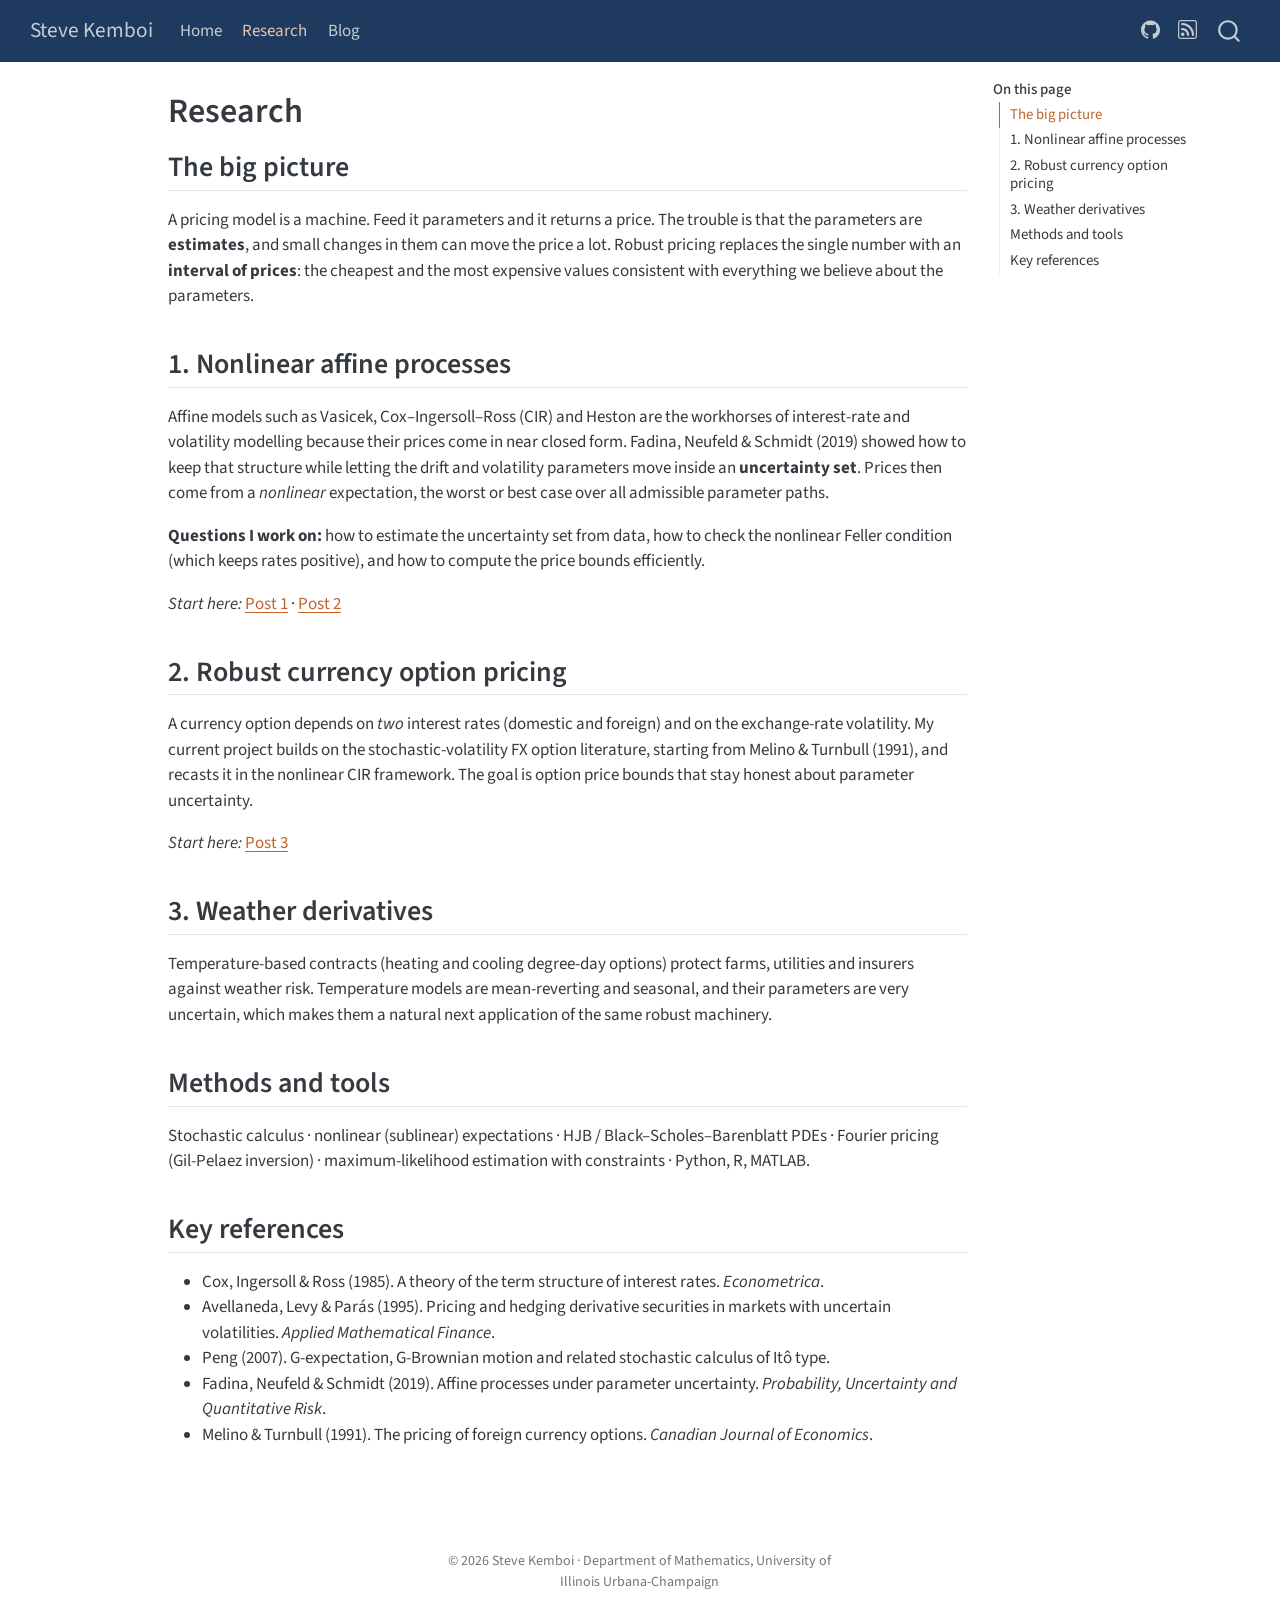
<file: docs/research.html>
<!DOCTYPE html>
<html xmlns="http://www.w3.org/1999/xhtml" lang="en" xml:lang="en"><head>

<meta charset="utf-8">
<meta name="generator" content="quarto-1.11.9">

<meta name="viewport" content="width=device-width, initial-scale=1.0, user-scalable=yes">


<title>Research – Steve Kemboi</title>
<style>
/* Default styles provided by pandoc.
** See https://pandoc.org/MANUAL.html#variables-for-html for config info.
*/
span.smallcaps{font-variant: small-caps;}
div.columns{display: flex; gap: 1.5em;}
div.column{flex: auto;}
@media screen {
div.columns{gap: min(4vw, 1.5em);}
div.column{overflow-x: auto;}
}
div.hanging-indent{margin-left: 1.5em; text-indent: -1.5em;}
ul.task-list{list-style: none;}
ul.task-list li input[type="checkbox"] {
  width: 0.8em;
  margin: 0 0.8em 0.2em -1em; /* quarto-specific, see https://github.com/quarto-dev/quarto-cli/issues/4556 */ 
  vertical-align: middle;
}
</style>


<script src="site_libs/quarto-nav/quarto-nav.js"></script>
<script src="site_libs/quarto-nav/headroom.min.js"></script>
<script src="site_libs/clipboard/clipboard.min.js"></script>
<script src="site_libs/quarto-search/autocomplete.umd.js"></script>
<script src="site_libs/quarto-search/fuse.min.js"></script>
<script src="site_libs/quarto-search/quarto-search.js"></script>
<meta name="quarto:offset" content="./">
<script src="site_libs/quarto-html/quarto.js" type="module"></script>
<script src="site_libs/quarto-html/tabsets/tabsets.js" type="module"></script>
<script src="site_libs/quarto-html/scrollable-regions/scrollable-regions.js" type="module"></script>
<script src="site_libs/quarto-html/popper.min.js"></script>
<script src="site_libs/quarto-html/tippy.umd.min.js"></script>
<script src="site_libs/quarto-html/anchor.min.js"></script>
<link href="site_libs/quarto-html/tippy.css" rel="stylesheet">
<link href="site_libs/quarto-html/quarto-syntax-highlighting-63b5708e65d6cd79cd7618c58d0c21e7.css" rel="stylesheet" id="quarto-text-highlighting-styles">
<script src="site_libs/bootstrap/bootstrap.min.js"></script>
<link href="site_libs/bootstrap/bootstrap-icons.css" rel="stylesheet">
<link href="site_libs/bootstrap/bootstrap-5f3e6f26d43d4cc1bcd1b92bb4f1ba68.min.css" rel="stylesheet" append-hash="true" id="quarto-bootstrap" data-mode="light">
<script id="quarto-search-options" type="application/json">{
  "location": "navbar",
  "copy-button": false,
  "collapse-after": 3,
  "panel-placement": "end",
  "type": "overlay",
  "limit": 50,
  "keyboard-shortcut": [
    "f",
    "/",
    "s"
  ],
  "show-item-context": false,
  "language": {
    "search-no-results-text": "No results",
    "search-matching-documents-text": "matching documents",
    "search-copy-link-title": "Copy link to search",
    "search-hide-matches-text": "Hide additional matches",
    "search-more-match-text": "more match in this document",
    "search-more-matches-text": "more matches in this document",
    "search-clear-button-title": "Clear",
    "search-text-placeholder": "",
    "search-detached-cancel-button-title": "Cancel",
    "search-submit-button-title": "Submit",
    "search-label": "Search"
  }
}</script>


</head>

<body class="nav-fixed quarto-light"><a id="quarto-skip-link" class="visually-hidden-focusable" href="#quarto-document-content">Skip to main content</a>

<div id="quarto-search-results"></div>
  <header id="quarto-header" class="headroom fixed-top">
    <nav class="navbar navbar-expand-lg " data-bs-theme="dark" aria-label="Site">
      <div class="navbar-container container-fluid">
      <div class="navbar-brand-container mx-auto">
    <a class="navbar-brand" href="./index.html">
    <span class="navbar-title">Steve Kemboi</span>
    </a>
  </div>
          <button class="navbar-toggler" type="button" data-bs-toggle="collapse" data-bs-target="#navbarCollapse" aria-controls="navbarCollapse" aria-expanded="false" aria-label="Toggle navigation" onclick="if (window.quartoToggleHeadroom) { window.quartoToggleHeadroom(); }">
  <span class="navbar-toggler-icon"></span>
</button>
          <div class="collapse navbar-collapse" id="navbarCollapse">
            <ul class="navbar-nav navbar-nav-scroll me-auto">
  <li class="nav-item">
    <a class="nav-link" href="./index.html"> 
<span class="menu-text">Home</span></a>
  </li>  
  <li class="nav-item">
    <a class="nav-link active" href="./research.html" aria-current="page"> 
<span class="menu-text">Research</span></a>
  </li>  
  <li class="nav-item">
    <a class="nav-link" href="./blog.html"> 
<span class="menu-text">Blog</span></a>
  </li>  
</ul>
            <ul class="navbar-nav navbar-nav-scroll ms-auto">
  <li class="nav-item compact">
    <a class="nav-link" href="https://github.com/skkemboi"> <i class="bi bi-github" role="img">
</i> 
<span class="menu-text"></span></a>
  </li>  
  <li class="nav-item compact">
    <a class="nav-link" href="./blog.xml"> <i class="bi bi-rss" role="img">
</i> 
<span class="menu-text"></span></a>
  </li>  
</ul>
          </div> <!-- /navcollapse -->
            <div class="quarto-navbar-tools">
</div>
            <div id="quarto-search" class="" title="Search"></div>
      </div> <!-- /container-fluid -->
    </nav>
</header>
<!-- content -->
<div id="quarto-content" class="quarto-container page-columns page-rows-contents page-layout-article page-navbar">
<!-- sidebar -->
<!-- margin-sidebar -->
    <div id="quarto-margin-sidebar" class="sidebar margin-sidebar">
        <nav id="TOC" role="doc-toc" aria-labelledby="toc-title" class="toc-active">
    <h2 id="toc-title">On this page</h2>
   
  <ul>
  <li><a href="#the-big-picture" id="toc-the-big-picture" class="nav-link active" data-scroll-target="#the-big-picture">The big picture</a></li>
  <li><a href="#nonlinear-affine-processes" id="toc-nonlinear-affine-processes" class="nav-link" data-scroll-target="#nonlinear-affine-processes">1. Nonlinear affine processes</a></li>
  <li><a href="#robust-currency-option-pricing" id="toc-robust-currency-option-pricing" class="nav-link" data-scroll-target="#robust-currency-option-pricing">2. Robust currency option pricing</a></li>
  <li><a href="#weather-derivatives" id="toc-weather-derivatives" class="nav-link" data-scroll-target="#weather-derivatives">3. Weather derivatives</a></li>
  <li><a href="#methods-and-tools" id="toc-methods-and-tools" class="nav-link" data-scroll-target="#methods-and-tools">Methods and tools</a></li>
  <li><a href="#key-references" id="toc-key-references" class="nav-link" data-scroll-target="#key-references">Key references</a></li>
  </ul>
</nav>
    </div>
<!-- main -->
<main class="content" id="quarto-document-content" tabindex="-1">

<header id="title-block-header" class="quarto-title-block default">
<div class="quarto-title">
<h1 class="title">Research</h1>
</div>



<div class="quarto-title-meta">

    
  
    
  </div>
  


</header>


<section id="the-big-picture" class="level2">
<h2 class="anchored" data-anchor-id="the-big-picture">The big picture</h2>
<p>A pricing model is a machine. Feed it parameters and it returns a price. The trouble is that the parameters are <strong>estimates</strong>, and small changes in them can move the price a lot. Robust pricing replaces the single number with an <strong>interval of prices</strong>: the cheapest and the most expensive values consistent with everything we believe about the parameters.</p>
</section>
<section id="nonlinear-affine-processes" class="level2">
<h2 class="anchored" data-anchor-id="nonlinear-affine-processes">1. Nonlinear affine processes</h2>
<p>Affine models such as Vasicek, Cox–Ingersoll–Ross (CIR) and Heston are the workhorses of interest-rate and volatility modelling because their prices come in near closed form. Fadina, Neufeld &amp; Schmidt (2019) showed how to keep that structure while letting the drift and volatility parameters move inside an <strong>uncertainty set</strong>. Prices then come from a <em>nonlinear</em> expectation, the worst or best case over all admissible parameter paths.</p>
<p><strong>Questions I work on:</strong> how to estimate the uncertainty set from data, how to check the nonlinear Feller condition (which keeps rates positive), and how to compute the price bounds efficiently.</p>
<p><em>Start here:</em> <a href="./posts/01-cir-from-coin-flips/index.html">Post 1</a> · <a href="./posts/02-nonlinear-affine/index.html">Post 2</a></p>
</section>
<section id="robust-currency-option-pricing" class="level2">
<h2 class="anchored" data-anchor-id="robust-currency-option-pricing">2. Robust currency option pricing</h2>
<p>A currency option depends on <em>two</em> interest rates (domestic and foreign) and on the exchange-rate volatility. My current project builds on the stochastic-volatility FX option literature, starting from Melino &amp; Turnbull (1991), and recasts it in the nonlinear CIR framework. The goal is option price bounds that stay honest about parameter uncertainty.</p>
<p><em>Start here:</em> <a href="./posts/03-robust-fx-options/index.html">Post 3</a></p>
</section>
<section id="weather-derivatives" class="level2">
<h2 class="anchored" data-anchor-id="weather-derivatives">3. Weather derivatives</h2>
<p>Temperature-based contracts (heating and cooling degree-day options) protect farms, utilities and insurers against weather risk. Temperature models are mean-reverting and seasonal, and their parameters are very uncertain, which makes them a natural next application of the same robust machinery.</p>
</section>
<section id="methods-and-tools" class="level2">
<h2 class="anchored" data-anchor-id="methods-and-tools">Methods and tools</h2>
<p>Stochastic calculus · nonlinear (sublinear) expectations · HJB / Black–Scholes–Barenblatt PDEs · Fourier pricing (Gil-Pelaez inversion) · maximum-likelihood estimation with constraints · Python, R, MATLAB.</p>
</section>
<section id="key-references" class="level2">
<h2 class="anchored" data-anchor-id="key-references">Key references</h2>
<ul>
<li>Cox, Ingersoll &amp; Ross (1985). A theory of the term structure of interest rates. <em>Econometrica</em>.</li>
<li>Avellaneda, Levy &amp; Parás (1995). Pricing and hedging derivative securities in markets with uncertain volatilities. <em>Applied Mathematical Finance</em>.</li>
<li>Peng (2007). G-expectation, G-Brownian motion and related stochastic calculus of Itô type.</li>
<li>Fadina, Neufeld &amp; Schmidt (2019). Affine processes under parameter uncertainty. <em>Probability, Uncertainty and Quantitative Risk</em>.</li>
<li>Melino &amp; Turnbull (1991). The pricing of foreign currency options. <em>Canadian Journal of Economics</em>.</li>
</ul>


</section>

</main> <!-- /main -->
<script id="quarto-html-after-body" type="application/javascript">
  window.document.addEventListener("DOMContentLoaded", function (event) {
    const icon = "";
    const anchorJS = new window.AnchorJS();
    anchorJS.options = {
      placement: 'right',
      icon: icon
    };
    anchorJS.add('.anchored');
    const isCodeAnnotation = (el) => {
      for (const clz of el.classList) {
        if (clz.startsWith('code-annotation-')) {                     
          return true;
        }
      }
      return false;
    }
    const onCopySuccess = function(e) {
      // button target
      const button = e.trigger;
      // don't keep focus
      button.blur();
      // flash "checked"
      button.classList.add('code-copy-button-checked');
      var currentTitle = button.getAttribute("title");
      button.setAttribute("title", "Copied!");
      let tooltip;
      if (window.bootstrap) {
        button.setAttribute("data-bs-toggle", "tooltip");
        button.setAttribute("data-bs-placement", "left");
        button.setAttribute("data-bs-title", "Copied!");
        tooltip = new bootstrap.Tooltip(button, 
          { trigger: "manual", 
            customClass: "code-copy-button-tooltip",
            offset: [0, -8]});
        tooltip.show();    
      }
      setTimeout(function() {
        if (tooltip) {
          tooltip.hide();
          button.removeAttribute("data-bs-title");
          button.removeAttribute("data-bs-toggle");
          button.removeAttribute("data-bs-placement");
        }
        button.setAttribute("title", currentTitle);
        button.classList.remove('code-copy-button-checked');
      }, 1000);
      // clear code selection
      e.clearSelection();
    }
    const getTextToCopy = function(trigger) {
      const outerScaffold = trigger.parentElement.cloneNode(true);
      const codeEl = outerScaffold.querySelector('code');
      for (const childEl of codeEl.children) {
        if (isCodeAnnotation(childEl)) {
          childEl.remove();
        }
      }
      return codeEl.innerText;
    }
    const clipboard = new window.ClipboardJS('.code-copy-button:not([data-in-quarto-modal])', {
      text: getTextToCopy
    });
    clipboard.on('success', onCopySuccess);
    if (window.document.getElementById('quarto-embedded-source-code-modal')) {
      const clipboardModal = new window.ClipboardJS('.code-copy-button[data-in-quarto-modal]', {
        text: getTextToCopy,
        container: window.document.getElementById('quarto-embedded-source-code-modal')
      });
      clipboardModal.on('success', onCopySuccess);
    }
      var localhostRegex = new RegExp(/^(?:http|https):\/\/localhost\:?[0-9]*\//);
      var mailtoRegex = new RegExp(/^mailto:/);
        var filterRegex = new RegExp("https:\/\/skkemboi\.github\.io");
      var isInternal = (href) => {
          return filterRegex.test(href) || localhostRegex.test(href) || mailtoRegex.test(href);
      }
      // Inspect non-navigation links and adorn them if external
      window.quartoDecorateExternalLinks = function (root) {
     var links = (root || window.document).querySelectorAll('a[href]:not(.nav-link):not(.navbar-brand):not(.toc-action):not(.sidebar-link):not(.sidebar-item-toggle):not(.pagination-link):not(.no-external):not([aria-hidden]):not(.dropdown-item):not(.quarto-navigation-tool):not(.about-link)');
      for (var i=0; i<links.length; i++) {
        const link = links[i];
        if (!isInternal(link.href)) {
          // undo the damage that might have been done by quarto-nav.js in the case of
          // links that we want to consider external
          if (link.dataset.originalHref !== undefined) {
            link.href = link.dataset.originalHref;
          }
          if (!link.classList.contains('no-external-icon')) {
          }
        }
      }
      };
      window.quartoDecorateExternalLinks(window.document);
    // Esc closes the popup (WCAG 1.4.13) and focus leaving both trigger and
    // popup closes it (WCAG 2.4.11); tippy handles neither for interactive popups.
    const hideOnEscAndFocusOut = {
      name: 'hideOnEscAndFocusOut',
      defaultValue: true,
      fn(instance) {
        const dismiss = () => {
          // A show scheduled by the trigger delay would otherwise reopen it
          instance.clearDelayTimeouts();
          instance.hide();
        };
        const onKeyDown = (event) => {
          if (event.key !== 'Escape') {
            return;
          }
          // Keep Esc from also reaching page handlers (e.g. reveal.js overview),
          // except an open reveal.js slide menu, which Esc should close too.
          // The menu handles keys only when its keyboard option is on.
          const menuHandlesEsc = window.Reveal?.getPlugin?.('menu')?.isOpen() &&
            window.Reveal.getConfig().menu?.keyboard !== false;
          if (!menuHandlesEsc) {
            event.stopPropagation();
          }
          if (instance.popper.contains(window.document.activeElement)) {
            // Disabled while refocusing so the focus trigger does not reopen it
            instance.disable();
            instance.reference.focus();
            instance.enable();
          }
          dismiss();
        };
        const onFocusOut = (event) => {
          const target = event.relatedTarget;
          if (target && !instance.reference.contains(target) &&
              !instance.popper.contains(target)) {
            dismiss();
          }
        };
        // On the trigger too: a click trigger (code-annotations: select) has no
        // blur handling. Attached for the instance's lifetime so leaving the
        // trigger also cancels a show still pending on the trigger delay.
        instance.reference.addEventListener('focusout', onFocusOut);
        return {
          onShow() {
            window.document.addEventListener('keydown', onKeyDown, true);
            instance.popper.addEventListener('focusout', onFocusOut);
          },
          onHide() {
            window.document.removeEventListener('keydown', onKeyDown, true);
            instance.popper.removeEventListener('focusout', onFocusOut);
          },
          onDestroy() {
            instance.reference.removeEventListener('focusout', onFocusOut);
          },
        };
      },
    };
    function tippyHover(el, contentFn, onTriggerFn, onUntriggerFn) {
      const config = {
        allowHTML: true,
        maxWidth: 500,
        delay: 100,
        arrow: false,
        appendTo: function(el) {
            return el.parentElement;
        },
        interactive: true,
        interactiveBorder: 10,
        theme: 'quarto',
        placement: 'bottom-start',
        plugins: [hideOnEscAndFocusOut],
      };
      if (contentFn) {
        config.content = contentFn;
      }
      if (onTriggerFn) {
        config.onTrigger = onTriggerFn;
      }
      if (onUntriggerFn) {
        config.onUntrigger = onUntriggerFn;
      }
      window.tippy(el, config); 
    }
    const noterefs = window.document.querySelectorAll('a[role="doc-noteref"]');
    for (var i=0; i<noterefs.length; i++) {
      const ref = noterefs[i];
      tippyHover(ref, function() {
        // use id or data attribute instead here
        let href = ref.getAttribute('data-footnote-href') || ref.getAttribute('href');
        try { href = new URL(href).hash; } catch {}
        const id = href.replace(/^#\/?/, "");
        const note = window.document.getElementById(id);
        if (note) {
          return note.innerHTML;
        } else {
          return "";
        }
      });
    }
    const xrefs = window.document.querySelectorAll('a.quarto-xref');
    const processXRef = (id, note) => {
      // Strip column container classes
      const stripColumnClz = (el) => {
        el.classList.remove("page-full", "page-columns");
        if (el.children) {
          for (const child of el.children) {
            stripColumnClz(child);
          }
        }
      }
      stripColumnClz(note)
      if (id === null || id.startsWith('sec-')) {
        // Special case sections, only their first couple elements
        const container = document.createElement("div");
        if (note.children && note.children.length > 2) {
          container.appendChild(note.children[0].cloneNode(true));
          for (let i = 1; i < note.children.length; i++) {
            const child = note.children[i];
            if (child.tagName === "P" && child.innerText === "") {
              continue;
            } else {
              container.appendChild(child.cloneNode(true));
              break;
            }
          }
          if (window.Quarto?.typesetMath) {
            window.Quarto.typesetMath(container);
          }
          return container.innerHTML
        } else {
          if (window.Quarto?.typesetMath) {
            window.Quarto.typesetMath(note);
          }
          return note.innerHTML;
        }
      } else {
        // Remove any anchor links if they are present
        const anchorLink = note.querySelector('a.anchorjs-link');
        if (anchorLink) {
          anchorLink.remove();
        }
        if (window.Quarto?.typesetMath) {
          window.Quarto.typesetMath(note);
        }
        if (note.classList.contains("callout")) {
          return note.outerHTML;
        } else {
          return note.innerHTML;
        }
      }
    }
    for (var i=0; i<xrefs.length; i++) {
      const xref = xrefs[i];
      tippyHover(xref, undefined, function(instance) {
        instance.disable();
        let url = xref.getAttribute('href');
        let hash = undefined; 
        if (url.startsWith('#')) {
          hash = url;
        } else {
          try { hash = new URL(url).hash; } catch {}
        }
        if (hash) {
          const id = hash.replace(/^#\/?/, "");
          const note = window.document.getElementById(id);
          if (note !== null) {
            try {
              const html = processXRef(id, note.cloneNode(true));
              instance.setContent(html);
            } finally {
              instance.enable();
              instance.show();
            }
          } else {
            // See if we can fetch this
            fetch(url.split('#')[0])
            .then(res => res.text())
            .then(html => {
              const parser = new DOMParser();
              const htmlDoc = parser.parseFromString(html, "text/html");
              const note = htmlDoc.getElementById(id);
              if (note !== null) {
                const html = processXRef(id, note);
                instance.setContent(html);
              } 
            }).finally(() => {
              instance.enable();
              instance.show();
            });
          }
        } else {
          // See if we can fetch a full url (with no hash to target)
          // This is a special case and we should probably do some content thinning / targeting
          fetch(url)
          .then(res => res.text())
          .then(html => {
            const parser = new DOMParser();
            const htmlDoc = parser.parseFromString(html, "text/html");
            const note = htmlDoc.querySelector('main.content');
            if (note !== null) {
              // This should only happen for chapter cross references
              // (since there is no id in the URL)
              // remove the first header
              if (note.children.length > 0 && note.children[0].tagName === "HEADER") {
                note.children[0].remove();
              }
              const html = processXRef(null, note);
              instance.setContent(html);
            } 
          }).finally(() => {
            instance.enable();
            instance.show();
          });
        }
      }, function(instance) {
      });
    }
        let selectedAnnoteEl;
        const selectorForAnnotation = ( cell, annotation) => {
          let cellAttr = 'data-code-cell="' + cell + '"';
          let lineAttr = 'data-code-annotation="' +  annotation + '"';
          const selector = 'span[' + cellAttr + '][' + lineAttr + ']';
          return selector;
        }
        const selectCodeLines = (annoteEl) => {
          const doc = window.document;
          const targetCell = annoteEl.getAttribute("data-target-cell");
          const targetAnnotation = annoteEl.getAttribute("data-target-annotation");
          const annoteSpan = window.document.querySelector(selectorForAnnotation(targetCell, targetAnnotation));
          const lines = annoteSpan.getAttribute("data-code-lines").split(",");
          const lineIds = lines.map((line) => {
            return targetCell + "-" + line;
          })
          // Each band is positioned against its own containing block, which is
          // not the offsetParent of the lines, so place it from client rects.
          const placeBand = (band, firstEl, lastEl, codeBlock) => {
            const container = band.offsetParent;
            if (container === null) {
              return;
            }
            const containerRect = container.getBoundingClientRect();
            // Reveal.js scales slides with a transform, so convert client
            // pixels back to the CSS pixels of the container.
            const scale = containerRect.height / container.offsetHeight || 1;
            const firstRect = firstEl.getBoundingClientRect();
            const lastRect = lastEl.getBoundingClientRect();
            const top = (firstRect.top - containerRect.top) / scale - container.clientTop + container.scrollTop;
            const height = (lastRect.bottom - firstRect.top) / scale;
            band.style.top = top - 2 + "px";
            band.style.height = height + 4 + "px";
            if (codeBlock) {
              // Without the copy button wrapper, the containing block is wider
              // than the code block, so span the code block explicitly.
              const blockRect = codeBlock.getBoundingClientRect();
              band.style.left = (blockRect.left - containerRect.left) / scale - container.clientLeft + container.scrollLeft + "px";
              band.style.width = blockRect.width / scale + "px";
            }
          };
          if (lineIds.length > 0) {
            const el = window.document.getElementById(lineIds[0]);
            const lastEl = window.document.getElementById(lineIds[lineIds.length - 1]);
            const parent = el.parentElement.parentElement;
            // cook up a div (if necessary) and position it
            let div = window.document.getElementById("code-annotation-line-highlight");
            if (div === null) {
              div = window.document.createElement("div");
              div.setAttribute("id", "code-annotation-line-highlight");
              div.style.position = 'absolute';
              parent.appendChild(div);
            }
            placeBand(div, el, lastEl, parent.closest("div.sourceCode") || parent);
            let gutterDiv = window.document.getElementById("code-annotation-line-highlight-gutter");
            if (gutterDiv === null) {
              gutterDiv = window.document.createElement("div");
              gutterDiv.setAttribute("id", "code-annotation-line-highlight-gutter");
              gutterDiv.style.position = 'absolute';
              const codeCell = window.document.getElementById(targetCell);
              const gutter = codeCell.querySelector('.code-annotation-gutter');
              gutter.appendChild(gutterDiv);
            }
            placeBand(gutterDiv, el, lastEl);
            selectedAnnoteEl = annoteEl;
          }
        };
        const unselectCodeLines = () => {
          const elementsIds = ["code-annotation-line-highlight", "code-annotation-line-highlight-gutter"];
          elementsIds.forEach((elId) => {
            const div = window.document.getElementById(elId);
            if (div) {
              div.remove();
            }
          });
          selectedAnnoteEl = undefined;
        };
          // Handle positioning of the toggle
      window.addEventListener(
        "resize",
        throttle(() => {
          elRect = undefined;
          if (selectedAnnoteEl) {
            selectCodeLines(selectedAnnoteEl);
          }
        }, 10)
      );
      function throttle(fn, ms) {
      let throttle = false;
      let timer;
        return (...args) => {
          if(!throttle) { // first call gets through
              fn.apply(this, args);
              throttle = true;
          } else { // all the others get throttled
              if(timer) clearTimeout(timer); // cancel #2
              timer = setTimeout(() => {
                fn.apply(this, args);
                timer = throttle = false;
              }, ms);
          }
        };
      }
        // Attach click handler to the DT
        const annoteDls = window.document.querySelectorAll('dt[data-target-cell]');
        for (const annoteDlNode of annoteDls) {
          annoteDlNode.addEventListener('click', (event) => {
            const clickedEl = event.target;
            if (clickedEl !== selectedAnnoteEl) {
              unselectCodeLines();
              const activeEl = window.document.querySelector('dt[data-target-cell].code-annotation-active');
              if (activeEl) {
                activeEl.classList.remove('code-annotation-active');
              }
              selectCodeLines(clickedEl);
              clickedEl.classList.add('code-annotation-active');
            } else {
              // Unselect the line
              unselectCodeLines();
              clickedEl.classList.remove('code-annotation-active');
            }
          });
        }
    const findCites = (el) => {
      const parentEl = el.parentElement;
      if (parentEl) {
        const cites = parentEl.dataset.cites;
        if (cites) {
          return {
            el,
            cites: cites.split(' ')
          };
        } else {
          return findCites(el.parentElement)
        }
      } else {
        return undefined;
      }
    };
    var bibliorefs = window.document.querySelectorAll('a[role="doc-biblioref"]');
    for (var i=0; i<bibliorefs.length; i++) {
      const ref = bibliorefs[i];
      const citeInfo = findCites(ref);
      if (citeInfo) {
        tippyHover(citeInfo.el, function() {
          var popup = window.document.createElement('div');
          citeInfo.cites.forEach(function(cite) {
            var citeDiv = window.document.createElement('div');
            citeDiv.classList.add('hanging-indent');
            citeDiv.classList.add('csl-entry');
            var biblioDiv = window.document.getElementById('ref-' + cite);
            if (biblioDiv) {
              citeDiv.innerHTML = biblioDiv.innerHTML;
            }
            popup.appendChild(citeDiv);
          });
          return popup.innerHTML;
        });
      }
    }
  });
  </script>
  <script type="application/javascript">
  window.quartoScrollableRegionsLabels = {"code":"Scrollable code","output":"Scrollable output"};
  </script>
</div> <!-- /content -->
<footer class="footer">
  <div class="nav-footer">
    <div class="nav-footer-left">
      &nbsp;
    </div>   
    <div class="nav-footer-center">
<p>© 2026 Steve Kemboi · Department of Mathematics, University of Illinois Urbana-Champaign</p>
</div>
    <div class="nav-footer-right">
      &nbsp;
    </div>
  </div>
</footer>




</body></html>
</file>
<file: docs/site_libs/quarto-html/tippy.css>
.tippy-box[data-animation=fade][data-state=hidden]{opacity:0}[data-tippy-root]{max-width:calc(100vw - 10px)}.tippy-box{position:relative;background-color:#333;color:#fff;border-radius:4px;font-size:14px;line-height:1.4;white-space:normal;outline:0;transition-property:transform,visibility,opacity}.tippy-box[data-placement^=top]>.tippy-arrow{bottom:0}.tippy-box[data-placement^=top]>.tippy-arrow:before{bottom:-7px;left:0;border-width:8px 8px 0;border-top-color:initial;transform-origin:center top}.tippy-box[data-placement^=bottom]>.tippy-arrow{top:0}.tippy-box[data-placement^=bottom]>.tippy-arrow:before{top:-7px;left:0;border-width:0 8px 8px;border-bottom-color:initial;transform-origin:center bottom}.tippy-box[data-placement^=left]>.tippy-arrow{right:0}.tippy-box[data-placement^=left]>.tippy-arrow:before{border-width:8px 0 8px 8px;border-left-color:initial;right:-7px;transform-origin:center left}.tippy-box[data-placement^=right]>.tippy-arrow{left:0}.tippy-box[data-placement^=right]>.tippy-arrow:before{left:-7px;border-width:8px 8px 8px 0;border-right-color:initial;transform-origin:center right}.tippy-box[data-inertia][data-state=visible]{transition-timing-function:cubic-bezier(.54,1.5,.38,1.11)}.tippy-arrow{width:16px;height:16px;color:#333}.tippy-arrow:before{content:"";position:absolute;border-color:transparent;border-style:solid}.tippy-content{position:relative;padding:5px 9px;z-index:1}
</file>
<file: docs/site_libs/quarto-html/quarto-syntax-highlighting-63b5708e65d6cd79cd7618c58d0c21e7.css>
/* quarto syntax highlight colors */
:root {
  --quarto-hl-ot-color: #003B4F;
  --quarto-hl-at-color: #657422;
  --quarto-hl-ss-color: #20794D;
  --quarto-hl-an-color: #5E5E5E;
  --quarto-hl-fu-color: #4758AB;
  --quarto-hl-st-color: #20794D;
  --quarto-hl-cf-color: #003B4F;
  --quarto-hl-op-color: #5E5E5E;
  --quarto-hl-er-color: #AD0000;
  --quarto-hl-bn-color: #AD0000;
  --quarto-hl-al-color: #AD0000;
  --quarto-hl-va-color: #111111;
  --quarto-hl-bu-color: inherit;
  --quarto-hl-ex-color: inherit;
  --quarto-hl-pp-color: #AD0000;
  --quarto-hl-in-color: #5E5E5E;
  --quarto-hl-vs-color: #20794D;
  --quarto-hl-wa-color: #5E5E5E;
  --quarto-hl-do-color: #5E5E5E;
  --quarto-hl-im-color: #00769E;
  --quarto-hl-ch-color: #20794D;
  --quarto-hl-dt-color: #AD0000;
  --quarto-hl-fl-color: #AD0000;
  --quarto-hl-co-color: #5E5E5E;
  --quarto-hl-cv-color: #5E5E5E;
  --quarto-hl-cn-color: #8f5902;
  --quarto-hl-sc-color: #5E5E5E;
  --quarto-hl-dv-color: #AD0000;
  --quarto-hl-kw-color: #003B4F;
}

/* other quarto variables */
:root {
  --quarto-font-monospace: SFMono-Regular, Menlo, Monaco, Consolas, "Liberation Mono", "Courier New", monospace;
}

/* syntax highlight based on Pandoc's rules */
pre > code.sourceCode > span {
  color: #003B4F;
}

code.sourceCode > span {
  color: #003B4F;
}

div.sourceCode,
div.sourceCode pre.sourceCode {
  color: #003B4F;
}

/* Normal */
code span {
  color: #003B4F;
}

/* Alert */
code span.al {
  color: #AD0000;
  font-style: inherit;
}

/* Annotation */
code span.an {
  color: #5E5E5E;
  font-style: inherit;
}

/* Attribute */
code span.at {
  color: #657422;
  font-style: inherit;
}

/* BaseN */
code span.bn {
  color: #AD0000;
  font-style: inherit;
}

/* BuiltIn */
code span.bu {
  font-style: inherit;
}

/* ControlFlow */
code span.cf {
  color: #003B4F;
  font-weight: bold;
  font-style: inherit;
}

/* Char */
code span.ch {
  color: #20794D;
  font-style: inherit;
}

/* Constant */
code span.cn {
  color: #8f5902;
  font-style: inherit;
}

/* Comment */
code span.co {
  color: #5E5E5E;
  font-style: inherit;
}

/* CommentVar */
code span.cv {
  color: #5E5E5E;
  font-style: italic;
}

/* Documentation */
code span.do {
  color: #5E5E5E;
  font-style: italic;
}

/* DataType */
code span.dt {
  color: #AD0000;
  font-style: inherit;
}

/* DecVal */
code span.dv {
  color: #AD0000;
  font-style: inherit;
}

/* Error */
code span.er {
  color: #AD0000;
  font-style: inherit;
}

/* Extension */
code span.ex {
  font-style: inherit;
}

/* Float */
code span.fl {
  color: #AD0000;
  font-style: inherit;
}

/* Function */
code span.fu {
  color: #4758AB;
  font-style: inherit;
}

/* Import */
code span.im {
  color: #00769E;
  font-style: inherit;
}

/* Information */
code span.in {
  color: #5E5E5E;
  font-style: inherit;
}

/* Keyword */
code span.kw {
  color: #003B4F;
  font-weight: bold;
  font-style: inherit;
}

/* Operator */
code span.op {
  color: #5E5E5E;
  font-style: inherit;
}

/* Other */
code span.ot {
  color: #003B4F;
  font-style: inherit;
}

/* Preprocessor */
code span.pp {
  color: #AD0000;
  font-style: inherit;
}

/* SpecialChar */
code span.sc {
  color: #5E5E5E;
  font-style: inherit;
}

/* SpecialString */
code span.ss {
  color: #20794D;
  font-style: inherit;
}

/* String */
code span.st {
  color: #20794D;
  font-style: inherit;
}

/* Variable */
code span.va {
  color: #111111;
  font-style: inherit;
}

/* VerbatimString */
code span.vs {
  color: #20794D;
  font-style: inherit;
}

/* Warning */
code span.wa {
  color: #5E5E5E;
  font-style: italic;
}

.prevent-inlining {
  content: "</";
}

/*# sourceMappingURL=054cc16b9e9817627be6994582d2ffb5.css.map */
</file>
